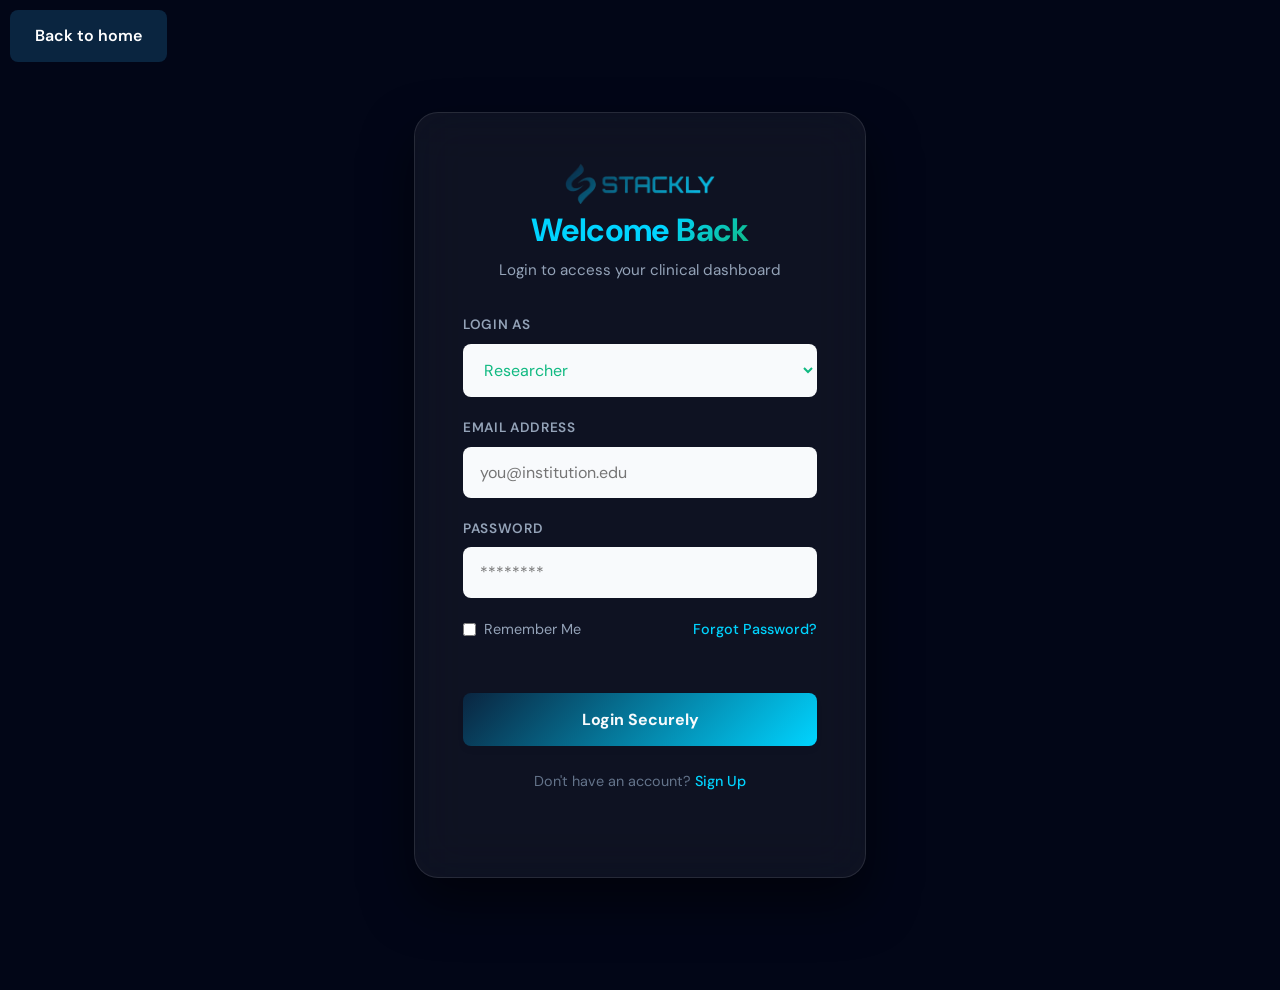
<file: login.html>
<!DOCTYPE html>
<html lang="en">

<head>
    <meta charset="UTF-8">
    <meta name="viewport" content="width=device-width, initial-scale=1.0">
    <title>Authentication || Stackly BioTechnology</title>
    <link href="https://fonts.googleapis.com/icon?family=Material+Icons" rel="stylesheet">
    <link href="https://fonts.googleapis.com/css2?family=DM+Sans:wght@400;500;600;700&display=swap" rel="stylesheet">
    <link rel="stylesheet" href="login.css">
    <link rel="stylesheet" href="shared.css">
</head>

<body class="auth-body">

    <a href="index.html" class="btn btn-primary back">Back to home</a>
    <div class="auth-bg-glow"></div>

    <div class="auth-wrapper">
        <div class="auth-card">

            <div id="login-view" class="auth-view active-view">
                <div class="auth-header">
                    <a href="index.html"><img src="./assets/stackly-cyan-grad-orig.webp" alt="logo" class="logo"></a>
                    <h2>Welcome <span class="text-gradient">Back</span></h2>
                    <p>Login to access your clinical dashboard</p>
                </div>

                <form id="login-form" class="auth-form" novalidate>
                    <div class="form-group">
                        <label for="login-role">Login As</label>
                        <select id="login-role" required>
                            <option value="researcher">Researcher</option>
                            <option value="patient">Patient / Subject</option>
                        </select>
                    </div>

                    <div class="form-group">
                        <label for="login-email">Email Address</label>
                        <input type="email" id="login-email" placeholder="you@institution.edu" required>
                    </div>

                    <div class="form-group">
                        <label for="login-password">Password</label>
                        <input type="password" id="login-password" placeholder="********" required minlength="8">
                    </div>

                    <div class="form-options">
                        <label class="custom-checkbox">
                            <input type="checkbox" id="remember-me">
                            <span>Remember Me</span>
                        </label>
                        <a href="#" class="text-link" onclick="switchView('forgot-view')">Forgot Password?</a>
                    </div>
                    <div class="auth-status-message" id="login-status"></div>
                    <button type="submit" class="btn-gradient submit-btn">Login Securely</button>

                    <div class="auth-footer">
                        <p>Don't have an account? <a href="#" onclick="switchView('signup-view')">Sign Up</a></p>
                    </div>
                </form>
            </div>

            <div id="signup-view" class="auth-view">
                <div class="auth-header">
                    <a href="index.html"><img src="./assets/stackly-cyan-grad-orig.webp" alt="logo" class="logo"></a>
                    <h2>Create <span class="text-gradient">New Account</span></h2>
                    <p>Join the global laboratory network</p>
                </div>

                <form id="signup-form" class="auth-form" novalidate>
                    <div class="form-row">
                        <div class="form-group">
                            <label for="signup-name">Full Name</label>
                            <input type="text" id="signup-name" placeholder="Dr.John" required>
                        </div>
                        <div class="form-group">
                            <label for="signup-role">Role</label>
                            <select id="signup-role" required>
                                <option value="" disabled selected>Select...</option>
                                <option value="researcher">Researcher</option>
                                <option value="patient">Patient</option>
                            </select>
                        </div>
                    </div>

                    <div class="form-group">
                        <label for="signup-email">Work Email</label>
                        <input type="email" id="signup-email" placeholder="jane@institution.edu" required>
                    </div>
                    <div class="form-group">
                        <label for="signup-org">Organization</label>
                        <input type="text" id="signup-org" placeholder="Apex Therapeutics" required>
                    </div>

                    <div class="form-row">
                        <div class="form-group">
                            <label for="signup-password">Password</label>
                            <input type="password" id="signup-password" placeholder="Min 8 chars" required
                                minlength="8">
                        </div>
                        <div class="form-group">
                            <label for="signup-confirm">Confirm</label>
                            <input type="password" id="signup-confirm" placeholder="Repeat password" required>
                        </div>
                    </div>

                    <div class="form-options" style="justify-content: flex-start; margin-bottom: 24px;">
                        <label class="custom-checkbox">
                            <input type="checkbox" id="terms-agree" required>
                            <span>I agree to the <a href="404page.html">Terms</a> & <a href="404page.html">Privacy
                                    Policy</a></span>
                        </label>
                    </div>
                    <div class="auth-status-message" id="signup-status"></div>
                    <button type="submit" class="btn-gradient submit-btn">Create Account</button>

                    <div class="auth-footer">
                        <p>Already have an account? <a href="#" onclick="switchView('login-view')">Login here</a></p>
                    </div>
                </form>
            </div>

            <div id="forgot-view" class="auth-view">
                <div class="auth-header">
                    <span class="material-icons logo-icon">lock_reset</span>
                    <h2>Reset <span class="text-gradient">Password</span></h2>
                    <p>Enter your email to receive a secure reset link.</p>
                </div>

                <form id="forgot-form" class="auth-form" novalidate>
                    <div class="form-group">
                        <label for="forgot-email">Registered Email Address</label>
                        <input type="email" id="forgot-email" placeholder="you@institution.edu" required>
                    </div>
                    <div class="auth-status-message" id="forgot-status"></div>
                    <button type="submit" class="btn-gradient submit-btn">Send Recovery Link</button>

                    <div class="auth-footer" style="margin-top: 24px;">
                        <a href="#" onclick="switchView('login-view')" class="text-link"><span class="material-icons"
                                style="font-size: 1rem; vertical-align: middle;">arrow_back</span> Back to Login</a>
                    </div>
                </form>
            </div>

            <div id="auth-status" class="auth-status-message"></div>

        </div>
    </div>

    <script>
        function switchView(viewId) {
            document.querySelectorAll('.auth-view').forEach(view => {
                view.classList.remove('active-view');
            });
            document.getElementById(viewId).classList.add('active-view');
            document.querySelectorAll('.auth-status-message').forEach(box => {
                box.className = 'auth-status-message';
                box.textContent = '';
            });
            document.querySelectorAll('.input-error').forEach(input => {
                input.classList.remove('input-error');
            });
        }

        document.addEventListener('DOMContentLoaded', () => {

            const emailRegex = /^[^\s@]+@[^\s@]+\.[^\s@]+$/;

            function showError(inputElement, statusBoxId, msg) {
                if (inputElement) inputElement.classList.add('input-error');
                const statusBox = document.getElementById(statusBoxId);
                if (statusBox) {
                    statusBox.textContent = msg;
                    statusBox.className = 'auth-status-message error visible';
                }
            }

            function showSuccess(statusBoxId, msg) {
                const statusBox = document.getElementById(statusBoxId);
                if (statusBox) {
                    statusBox.textContent = msg;
                    statusBox.className = 'auth-status-message success visible';
                }


            }

            document.querySelectorAll('input, select').forEach(input => {
                input.addEventListener('input', function () {
                    this.classList.remove('input-error');
                    const form = this.closest('form');
                    if (form) {
                        const statusBox = form.querySelector('.auth-status-message');
                        if (statusBox) statusBox.classList.remove('visible');
                    }
                });
            });

            const loginForm = document.getElementById('login-form');
            if (loginForm) {
                loginForm.addEventListener('submit', (e) => {
                    e.preventDefault();
                    const email = document.getElementById('login-email');
                    const password = document.getElementById('login-password');

                    if (!email.value || !emailRegex.test(email.value)) {
                        return showError(email, 'login-status', 'Please enter a valid email address.');
                    }
                    if (password.value.length < 8) {
                        return showError(password, 'login-status', 'Password must be at least 8 characters.');
                    }
                    const selectedRole = document.getElementById("login-role").value;
                    console.log(selectedRole);
                    if(selectedRole=='researcher'){
                        window.location.href='researcher-dashboard.html'
                        sessionStorage.setItem("researcher",email.value)
                    }
                    else if(selectedRole=='patient'){
                        window.location.href='patient-dashboard.html'
                        sessionStorage.setItem("patient",email.value)
                    }
                    else{
                        window.location.href='404page.html'
                    }
                });
            }

            const signupForm = document.getElementById('signup-form');
            if (signupForm) {
                signupForm.addEventListener('submit', (e) => {
                    e.preventDefault();
                    const name = document.getElementById('signup-name');
                    const email = document.getElementById('signup-email');
                    const role = document.getElementById('signup-role');
                    const password = document.getElementById('signup-password');
                    const confirm = document.getElementById('signup-confirm');
                    const terms = document.getElementById('terms-agree');

                    if (!name.value.trim()) return showError(name, 'signup-status', 'Full name is required.');
                    if (!role.value) return showError(role, 'signup-status', 'Please select a role.');
                    if (!emailRegex.test(email.value)) return showError(email, 'signup-status', 'Valid email required.');

                    if (password.value.length < 8) {
                        return showError(password, 'signup-status', 'Password must be at least 8 characters long.');
                    }
                    if (password.value !== confirm.value) {
                        showError(password, 'signup-status', 'Passwords do not match.');
                        return showError(confirm, 'signup-status', 'Passwords do not match.');
                    }
                    if (!terms.checked) {
                        return showError(null, 'signup-status', 'You must agree to the Terms & Privacy Policy.');
                    }

                    window.location.href = '404page.html'
                });
            }

            const forgotForm = document.getElementById('forgot-form');
            if (forgotForm) {
                forgotForm.addEventListener('submit', (e) => {
                    e.preventDefault();
                    const email = document.getElementById('forgot-email');

                    if (!email.value || !emailRegex.test(email.value)) {
                        return showError(email, 'forgot-status', 'Please enter a valid registered email.');
                    }
                    window.location.href = '404page.html'
                    email.value = '';
                });
            }
        });
    </script>
</body>

</html>
</file>
<file: login.css>
:root {
    --bg-dark: #020617;
    --bg-glass: rgba(10, 37, 64, 0.4);
    --border-glass: 1px solid rgba(255, 255, 255, 0.1);
    --cyan-bright: #00D4FF;
    --green-accent: #10B981;
    --text-light: #F8FAFC;
}

* {
    box-sizing: border-box;
    font-family: 'DM Sans', sans-serif;
}

body.auth-body {
    margin: 0;
    min-height: 100vh;
    background-color: var(--bg-dark);
    color: var(--text-light);
    display: flex;
    align-items: center;
    justify-content: center;
    position: relative;
    height: 110vh;
    /* overflow: hidden; */
}

.back {
    position: fixed;
    top: 10px;
    z-index: 10;
    left: 10px;
}

.auth-wrapper {
    position: relative;
    z-index: 1;
    width: 100%;
    max-width: 500px;
    padding: 24px;
}

.auth-card {
    background: var(--bg-glass);
    backdrop-filter: blur(24px);
    -webkit-backdrop-filter: blur(24px);
    border: var(--border-glass);
    border-radius: 24px;
    padding: 48px;
    box-shadow: 0 25px 50px rgba(0, 0, 0, 0.5);
}

.auth-view {
    display: none;
    animation: fadeIn 0.4s ease forwards;
}

.auth-view.active-view {
    display: block;
}

@keyframes fadeIn {
    from {
        opacity: 0;
        transform: translateY(10px);
    }

    to {
        opacity: 1;
        transform: translateY(0);
    }
}

.auth-header {
    text-align: center;
    margin-bottom: 32px;
}

.logo-icon {
    font-size: 3rem;
    color: var(--cyan-bright);
    margin-bottom: 16px;
}

.auth-header h2 {
    margin: 0 0 8px 0;
    font-size: 2rem;
    color: var(--cyan-bright);
}

.auth-header p {
    margin: 0;
    color: #94A3B8;
    font-size: 0.95rem;
}

.text-gradient {
    background: linear-gradient(135deg, var(--cyan-bright) 0%, var(--green-accent) 100%);
    -webkit-background-clip: text;
    color: transparent;
}

.form-row {
    display: grid;
    grid-template-columns: 1fr 1fr;
    gap: 16px;
}

.form-group {
    display: flex;
    flex-direction: column;
    margin-bottom: 20px;
}

.form-group label {
    font-size: 0.85rem;
    font-weight: 600;
    color: #94A3B8;
    margin-bottom: 8px;
    text-transform: uppercase;
    letter-spacing: 0.05em;
}

.auth-form input,
.auth-form select {
    width: 100%;
    background: var(--text-light);
    border: 1px solid rgba(255, 255, 255, 0.1);
    color: var(--green-accent);
    padding: 14px 16px;
    border-radius: 8px;
    font-size: 1rem;
    outline: none;
    transition: all 0.3s ease;
}

.auth-form input:focus,
.auth-form select:focus {
    border-color: var(--cyan-bright);
    background: rgba(0, 212, 255, 0.02);
    box-shadow: 0 0 10px rgba(0, 212, 255, 0.15);
}

.form-options {
    display: flex;
    justify-content: space-between;
    align-items: center;
    margin-bottom: 32px;
    font-size: 0.9rem;
}

.custom-checkbox {
    display: flex;
    align-items: center;
    gap: 8px;
    cursor: pointer;
    color: #94A3B8;
}

.custom-checkbox input {
    flex: 0.3;
}

.text-link,
.auth-footer a {
    color: var(--cyan-bright);
    text-decoration: none;
    font-weight: 500;
}

.text-link:hover,
.auth-footer a:hover {
    text-decoration: underline;
}

.btn-gradient {
    width: 100%;
    padding: 16px;
    border: none;
    border-radius: 8px;
    background: linear-gradient(135deg, var(--cyan-bright), var(--green-accent));
    color: #020617;
    font-weight: 700;
    font-size: 1rem;
    cursor: pointer;
    transition: transform 0.3s ease;
}

.btn-gradient:hover {
    transform: translateY(-2px);
}

.auth-footer {
    text-align: center;
    margin-top: 24px;
    font-size: 0.9rem;
    color: #94A3B8;
}

.input-error {
    border-color: #EF4444 !important;
}

.auth-status-message {
    margin-top: 16px;
    font-size: 0.9rem;
    text-align: center;
    min-height: 20px;
    opacity: 0;
    transition: opacity 0.3s ease;
}

.auth-status-message.visible {
    opacity: 1;
}

.auth-status-message.error {
    color: #EF4444;
}

.auth-status-message.success {
    color: var(--green-accent);
}

@media (max-width: 600px) {
    .form-row {
        grid-template-columns: 1fr;
        gap: 0;
    }

    .auth-card {
        padding: 32px 24px;
    }
    body.auth-body {
        height: auto;
    }
}

.form-message {
    font-size: 0.85rem;
    margin-top: 8px;
    min-height: 20px;
    transition: opacity 0.3s ease;
    opacity: 0;
}

.form-message.visible {
    opacity: 1;
}

.form-message.success {
    color: var(--cyan-bright);
}

.input-success {
    border-color: var(--cyan-bright) !important;
    box-shadow: 0 0 10px rgba(0, 212, 255, 0.2);
}

.form-message.error {
    color: #EF4444;
}

.input-error {
    border-color: #EF4444 !important;
    box-shadow: 0 0 10px rgba(239, 68, 68, 0.2);
}
</file>
<file: shared.css>
@import url('https://fonts.googleapis.com/css2?family=Playwrite+NO:wght@100..400&display=swap');

:root {
    --clr-primary: #0A2540;
    --clr-secondary: #00D4FF;
    --clr-accent: #10B981;
    --clr-bg-light: #F8FAFC;
    --clr-surface: #FFFFFF;
    --clr-text-main: #334155;
    --clr-text-muted: #64748B;
    --clr-border: #E2E8F0;
    --clr-bg-dark: #020617;
    --clr-surface-dark: rgba(255, 255, 255, 0.05);
    --clr-text-dark: #F8FAFC;
    --blue-main: #0A2540;
    --cyan-bright: #00D4FF;
    --green-accent: #10B981;
    --bg-white: #FFFFFF;
    --bg-light: #F8FAFC;
    --bg-dark: #020617;
    --bg-glass: rgba(255, 255, 255, 0.05);
    --text-dark: #334155;
    --text-gray: #64748B;
    --text-light: #F8FAFC;
    --gradient-linear: linear-gradient(135deg, var(--blue-main) 0%, var(--cyan-bright) 100%);
    --gradient-fade: linear-gradient(to bottom, var(--blue-main), var(--bg-dark));
    --gradient-glow: radial-gradient(circle, rgba(0, 212, 255, 0.15) 0%, rgba(2, 6, 23, 0) 70%);
    --shadow-soft: 0 4px 6px rgba(0, 0, 0, 0.05);
    --shadow-hover: 0 10px 15px rgba(0, 0, 0, 0.1);
    --shadow-glass: 0 8px 32px rgba(0, 0, 0, 0.3);
    --shadow-neon: 0 0 15px rgba(0, 212, 255, 0.4);
    --border-light: 1px solid #E2E8F0;
    --border-glass: 1px solid rgba(255, 255, 255, 0.1);
    --space-sm: 8px;
    --space-md: 16px;
    --space-lg: 32px;
    --space-xl: 64px;
    --radius-sm: 4px;
    --radius-md: 8px;
    --radius-glass: 16px;
    --font-primary: 'Inter', system-ui, sans-serif;
    --font-mono: 'Roboto Mono', monospace;
    --font-heading: 'Playwrite NO', cursive;
    --transition-fast: 0.2s ease-in-out;
    --glow-shadow: 0 0 10px rgba(0, 212, 255, 0.4),
        0 0 20px rgba(0, 212, 255, 0.2),
        0 0 40px rgba(0, 212, 255, 0.1);
    --glow-glass: inset 0 1px 1px rgba(255, 255, 255, 0.2),
        0 4px 6px rgba(0, 0, 0, 0.2),
        0 10px 20px rgba(0, 0, 0, 0.4),
        0 25px 50px rgba(2, 6, 23, 0.6);
    --border-thin: 1px solid #E2E8F0;
    --border-medium: 2px solid var(--blue-main);
    --border-thick: 4px solid var(--cyan-bright);
    --border-glass-faint: 1px solid rgba(255, 255, 255, 0.1);
    --border-glass-strong: 1px solid rgba(255, 255, 255, 0.3);
    --border-dashed-cyan: 2px dashed var(--cyan-bright);
    --border-dotted-green: 2px dotted var(--green-accent);
    --bg-molecule-css:
        radial-gradient(circle at center, rgba(0, 212, 255, 0.5) 2px, transparent 2.5px),
        linear-gradient(45deg, transparent 49.5%, rgba(0, 212, 255, 0.08) 49.5%, rgba(0, 212, 255, 0.08) 50.5%, transparent 50.5%),
        linear-gradient(-45deg, transparent 49.5%, rgba(0, 212, 255, 0.08) 49.5%, rgba(0, 212, 255, 0.08) 50.5%, transparent 50.5%);
}


*,
*::before,
*::after {
    box-sizing: border-box;
    margin: 0;
    padding: 0;
}

body {
    font-family: var(--font-primary);
    background-color: var(--clr-bg-light);
    color: var(--clr-text-main);
    line-height: 1.6;
    -webkit-font-smoothing: antialiased;
    overflow-x: hidden;
}

h1,
h2,
h3,
h4,
h5,
h6 {
    color: var(--clr-primary);
    font-weight: 700;
    line-height: 1.2;
    margin-bottom: var(--spacing-md);
    letter-spacing: -0.02em;
}

p {
    margin-bottom: var(--spacing-md);
    color: var(--clr-text-muted);
}

.data-text {
    font-family: var(--font-mono);
    color: var(--clr-secondary);
    font-size: 0.9rem;
}

a {
    color: var(--clr-secondary);
    text-decoration: none;
    transition: all 0.4s ease;
}

a:hover {
    color: var(--clr-primary);
}

img {
    width: 100%;
}

.material-icons {
    transition: all 0.4s ease;
}

.btn-primary {
    display: inline-block;
    background-color: var(--clr-primary);
    color: #fff;
    padding: 12px 24px;
    border-radius: var(--radius-md);
    font-weight: 600;
    border: 1px solid transparent;
    cursor: pointer;
    transition: all 0.4s ease;
}

.btn-primary:hover {
    background-color: transparent;
    color: var(--clr-accent);
    border-color: var(--clr-primary);
}

.btn-gradient {
    background: var(--gradient-linear);
    color: var(--text-light);
    border-radius: var(--radius-md);
    padding: var(--space-md) var(--space-lg);
    border: none;
    box-shadow: var(--shadow-soft);
    transition: all 0.3s ease;
}

.btn-gradient:hover {
    box-shadow: var(--shadow-neon);
}

.lab-card {
    background: var(--bg-glass);
    backdrop-filter: blur(10px);
    border: var(--border-glass);
    border-radius: var(--radius-glass);
    box-shadow: var(--shadow-glass);
    padding: var(--space-lg);
    color: var(--text-light);
}

.lab-section-dark {
    background-color: var(--clr-bg-dark);
    color: var(--clr-text-dark);
    padding: var(--spacing-xl) var(--spacing-lg);
    position: relative;
    overflow: hidden;
}

.lab-section-dark::before {
    content: '';
    position: absolute;
    top: -20%;
    left: -10%;
    width: 50vw;
    height: 50vw;
    background: radial-gradient(circle, rgba(0, 212, 255, 0.15) 0%, rgba(2, 6, 23, 0) 70%);
    border-radius: 50%;
    z-index: 0;
    pointer-events: none;
}

.lab-section-dark h1,
.lab-section-dark h2,
.lab-section-dark h3 {
    color: var(--clr-text-dark);
    position: relative;
    z-index: 1;
}

.lab-section-dark p {
    color: #94A3B8;
    position: relative;
    z-index: 1;
}

.glass-card {
    background: var(--clr-surface-dark);
    backdrop-filter: blur(12px);
    -webkit-backdrop-filter: blur(12px);
    border: 1px solid rgba(255, 255, 255, 0.1);
    border-radius: var(--radius-lg);
    padding: var(--spacing-lg);
    position: relative;
    z-index: 1;
    box-shadow: 0 8px 32px rgba(0, 0, 0, 0.2);
    transition: transform var(--transition-fast), border-color var(--transition-fast);
}

.glass-card:hover {
    transform: translateY(-4px);
    border-color: rgba(0, 212, 255, 0.3);
}

.text-gradient {
    background: linear-gradient(135deg, var(--cyan-bright) 0%, var(--green-accent) 100%);
    -webkit-background-clip: text;
    background-clip: text;
    color: transparent;
    display: inline-block;
}

.container {
    max-width: 1200px;
    margin: 0 auto;
    padding: 80px 0;
}

#header {
    position: fixed;
    top: 0;
    width: 100%;
    z-index: 100;
    background: rgba(255, 255, 255, 0.1);
    backdrop-filter: blur(12px);
    -webkit-backdrop-filter: blur(12px);
    border-bottom: 1px solid rgba(255, 255, 255, 0.2);
    transition: all 0.4s ease;
}

#header.fixed {
    background-color: var(--bg-light);
    animation: FadeDown 0.5s ease forwards;
    box-shadow: var(--shadow-neon);
}

#header.fixed .header-cls {
    justify-content: space-around;
    padding: 20px;
}

#header.fixed .nav-links a {
    color: var(--clr-primary);
}

#header.fixed .nav-links a:hover {
    color: var(--clr-accent);
}

#header.fixed .logo {
    filter: invert(0);
}

@keyframes FadeDown {
    from {
        opacity: 0;
        transform: translateY(-30px);
    }

    to {
        opacity: 1;
        transform: translateY(0);
    }
}


.header-cls {
    display: flex;
    flex-direction: row;
    align-items: center;
    justify-content: space-between;
    padding: 20px;
}

.logo {
    width: 150px;
}

.nav-links {
    display: flex;
    flex-direction: row;
    gap: 15px;
}

.nav-links a {
    transition: all 0.4s ease;
    color: var(--clr-text-dark);
    font-size: 16px;
    position: relative;
}

.nav-links a::after {
    content: '';
    position: absolute;
    bottom: -5px;
    left: 0;
    width: 0;
    height: 2px;
    background: var(--gradient-linear, var(--clr-accent));
    transition: width 0.3s ease;
    border-radius: 2px;
}

.nav-links a:hover::after,
.nav-links a.nav-active::after {
    width: 100%;
}

.nav-links a:hover {
    color: var(--clr-accent);
}

.nav-active {
    color: var(--clr-accent) !important;
    transform: scale(1.06);
    font-weight: 500;
    font-family: var(--font-heading);
}

.hamburger {
    display: none;
    cursor: pointer;
    background-color: var(--clr-accent);
    border-radius: 10px;
    padding: 10px;
    color: var(--text-light) !important;
}

.nav-items .close-btn {
    display: none;
}

.close-btn {
    position: fixed;
    top: 30px;
    right: 30px;
    font-size: 36px;
    color: #fff;
    cursor: pointer;
    z-index: 1001;
    display: none !important;
}

header,
.header-items {
    overflow: visible !important;
}

.mob-view {
    display: none;
}

@media (max-width: 768px) {
    .nav-links {
        display: none;
    }

    .nav-actions {
        display: none;
    }

    .ham-btn {
        display: block !important;
    }

    .head-logo {
        z-index: 10000;
    }

    .nav-links {
        position: fixed;
        inset: 0;
        width: 100vw;
        height: 100vh;
        background: var(--clr-bg-light);
        display: flex !important;
        flex-direction: column;
        align-items: center;
        justify-content: center;
        gap: 28px;
        transform: translateX(100%);
        transition: transform 0.4s ease;
        z-index: 9999;
    }

    .nav-links.active {
        transform: translateX(0);
        color: white !important;
    }

    .nav-links a {
        color: var(--clr-primary);
        font-size: 26px;
        font-weight: 600;
        text-decoration: none;
    }

    .nav-links .active {
        color: var(--clr-accent);
    }

    .nav-links a:hover {
        color: var(--clr-accent);
    }

    .hamburger {
        display: flex;
    }

    .head-btns {
        display: none;
    }

    .mob-view {
        display: flex;
        flex-direction: column;
        gap: 10px;
    }

    .close-btn.active {
        display: block !important;
    }
}

.chips {
    padding: 10px 12px;
    background-color: var(--bg-glass);
    border-radius: 30px;
    display: flex;
    align-items: center;
    gap: 10px;
    width: fit-content;
    color: var(--bg-light);
}

.chips span {
    color: var(--cyan-bright);
}

.dark-chips {
    color: var(--blue-main);
    background-color: var(--clr-bg-light);
    border-width: 2px;
}

.chips {
    display: inline-flex;
    align-items: center;
    gap: 8px;
    background: rgba(0, 212, 255, 0.1);
    color: var(--cyan-bright);
    padding: 8px 16px;
    border-radius: 50px;
    font-size: 0.875rem;
    font-weight: 600;
    border: 1px solid rgba(0, 212, 255, 0.2);
    margin-bottom: var(--space-md);
}

.chips .material-icons {
    font-size: 1.2rem;
}

.section-header {
    display: flex;
    align-items: center;
    justify-content: center;
    flex-direction: column;
    gap: 10px;
    text-align: center;
    max-width: 700px;
    margin: auto;
}

.section-header .sec-head {
    font-size: 2.6rem;
    font-family: var(--font-heading) !important;

}

.cta-section {
    position: relative;
    background-color: var(--bg-dark);
    padding: 100px var(--space-md);
    display: flex;
    justify-content: center;
    align-items: center;
    overflow: hidden;
}

.cta-grid-bg {
    position: absolute;
    inset: 0;
    background-image:
        linear-gradient(rgba(0, 212, 255, 0.05) 1px, transparent 1px),
        linear-gradient(90deg, rgba(0, 212, 255, 0.05) 1px, transparent 1px);
    background-size: 40px 40px;
    z-index: 0;
}

.cta-glass-box {
    position: relative;
    z-index: 1;
    background: var(--bg-glass);
    backdrop-filter: blur(24px);
    -webkit-backdrop-filter: blur(24px);
    border: var(--border-glass);
    border-radius: 24px;
    padding: 64px 40px;
    max-width: 800px;
    text-align: center;
    box-shadow: 0 25px 50px rgba(0, 0, 0, 0.5),
        inset 0 1px 1px rgba(255, 255, 255, 0.1);
}

.cta-glass-box h2 {
    color: var(--text-light);
    font-size: clamp(2rem, 4vw, 3rem);
    margin-bottom: var(--space-md);
    line-height: 1.2;
}

.cta-glass-box p {
    color: #94A3B8;
    font-size: 1.125rem;
    max-width: 600px;
    margin: 0 auto var(--space-lg) auto;
}

.cta-buttons {
    display: flex;
    gap: 16px;
    justify-content: center;
    flex-wrap: wrap;
}

.cta-buttons .btn-outline:hover {
    color: var(--bg-light);
}

.btn-outline {
    display: inline-block;
    background: transparent;
    color: var(--cyan-bright);
    padding: 12px 24px;
    border-radius: var(--radius-md);
    font-weight: 600;
    border: 1px solid rgba(0, 212, 255, 0.3);
    text-decoration: none;
    transition: all 0.3s ease;
}

.btn-outline:hover {
    background: rgba(0, 212, 255, 0.1);
    border-color: var(--cyan-bright);
    box-shadow: 0 0 15px rgba(0, 212, 255, 0.2);
}

.biotech-footer {
    background-color: #020617;
    border-top: 1px solid rgba(255, 255, 255, 0.05);
    color: #94A3B8;
    padding: var(--space-xl) var(--space-md) var(--space-md) var(--space-md);
}

.footer-container {
    max-width: 1280px;
    margin: 0 auto;
}

.footer-grid {
    display: grid;
    grid-template-columns: 2fr 1fr 1fr 1.5fr;
    gap: var(--space-xl);
    margin-bottom: 64px;
}

.footer-links h4,
.footer-newsletter h4 {
    color: var(--text-light);
    font-size: 1.1rem;
    margin-bottom: 24px;
    font-weight: 600;
}

.footer-links ul {
    list-style: none;
    padding: 0;
    margin: 0;
}

.footer-links li {
    margin-bottom: 12px;
}

.footer-links a {
    color: #94A3B8;
    text-decoration: none;
    transition: color 0.3s ease;
}

.footer-links a:hover {
    color: var(--cyan-bright);
}

.social-links {
    display: flex;
    gap: 16px;
    margin-top: 24px;
}

.social-links a {
    color: #94A3B8;
    background: rgba(255, 255, 255, 0.05);
    width: 40px;
    height: 40px;
    display: flex;
    align-items: center;
    justify-content: center;
    border-radius: 50%;
    transition: all 0.3s ease;
    text-decoration: none;
}

.social-links a:hover {
    background: var(--cyan-bright);
    color: var(--bg-dark);
    transform: translateY(-3px);
}

.footer-newsletter p {
    font-size: 0.9rem;
    margin-bottom: 16px;
}

.newsletter-form {
    display: flex;
    position: relative;
}

.newsletter-form input {
    width: 100%;
    padding: 12px 48px 12px 16px;
    background: rgba(255, 255, 255, 0.05);
    border: 1px solid rgba(255, 255, 255, 0.1);
    border-radius: var(--radius-md);
    color: var(--text-light);
    font-family: inherit;
    outline: none;
    transition: border-color 0.3s ease;
}

.newsletter-form input:focus {
    border-color: var(--cyan-bright);
}

.btn-submit {
    position: absolute;
    right: 4px;
    top: 4px;
    bottom: 4px;
    background: var(--gradient-linear);
    color: white;
    border: none;
    border-radius: 4px;
    width: 40px;
    display: flex;
    align-items: center;
    justify-content: center;
    cursor: pointer;
}

.form-message {
    font-size: 0.85rem;
    margin-top: 8px;
    min-height: 20px;
    transition: opacity 0.3s ease;
    opacity: 0;
}

.form-message.visible {
    opacity: 1;
}

.form-message.success {
    color: var(--cyan-bright);
}

.input-success {
    border-color: var(--cyan-bright) !important;
    box-shadow: 0 0 10px rgba(0, 212, 255, 0.2);
}

.form-message.error {
    color: #EF4444;
}

.input-error {
    border-color: #EF4444 !important;
    box-shadow: 0 0 10px rgba(239, 68, 68, 0.2);
}

.footer-bottom {
    display: flex;
    justify-content: space-between;
    align-items: center;
    padding-top: 24px;
    border-top: 1px solid rgba(255, 255, 255, 0.05);
    font-size: 0.85rem;
}

.legal-links {
    display: flex;
    gap: 24px;
}

.legal-links a {
    color: #94A3B8;
    text-decoration: none;
}

.legal-links a:hover {
    color: var(--text-light);
}

@media (max-width: 992px) {
    .footer-grid {
        grid-template-columns: 1fr 1fr;
    }
}

@media (max-width: 768px) {
    .footer-grid {
        grid-template-columns: 1fr;
        gap: 40px;
    }

    .footer-bottom {
        flex-direction: column;
        text-align: center;
        gap: 16px;
    }

    .container {
        padding: 10px;
    }
}

.sub-hero {
    position: relative;
    width: 100%;
    min-height: 70vh;
    display: flex;
    align-items: center;
    justify-content: center;
    overflow: hidden;
    background-color: var(--bg-dark);
    padding: var(--space-xl) var(--space-md);
    border-bottom: 1px solid rgba(255, 255, 255, 0.05);
    background-attachment: fixed;
}

.sub-hero-bg {
    position: absolute;
    inset: 0;
    z-index: 0;
    background: radial-gradient(120% 100% at 50% -20%, rgba(0, 212, 255, 0.15) 0%, rgba(16, 185, 129, 0.05) 40%, transparent 80%);
    pointer-events: none;
}

.sub-hero::after {
    content: '';
    position: absolute;
    inset: 0;
    background-image: var(--bg-molecule-css);
    background-size: 60px 60px;
    opacity: 0.3;
    z-index: 0;
}

.sub-hero-content {
    position: relative;
    z-index: 1;
    text-align: center;
    max-width: 800px;
    display: flex;
    flex-direction: column;
    align-items: center;
    gap: var(--space-md);
    padding-top: 60px;
}

.sub-hero-content h1 {
    color: var(--text-light);
    font-size: clamp(2.5rem, 4vw, 3.5rem);
    line-height: 1.15;
    margin: 0;
    letter-spacing: -0.02em;
}

.sub-hero-content p {
    color: #94A3B8;
    font-size: 1.125rem;
    max-width: 600px;
    margin: 0;
    line-height: 1.6;
}

.sub-hero .dark-chips {
    background: rgba(255, 255, 255, 0.05);
    border: 1px solid rgba(255, 255, 255, 0.1);
    color: var(--text-light);
}

.sub-hero .dark-chips .material-icons {
    color: var(--cyan-bright);
}

.anim-focus {
    opacity: 0;
    transform: scale(1.05);
    filter: blur(10px);
    transition: opacity 1s ease var(--delay, 0s),
        transform 1.2s cubic-bezier(0.2, 0.8, 0.2, 1) var(--delay, 0s),
        filter 1s ease var(--delay, 0s);
    will-change: transform, opacity, filter;
}

.anim-focus.is-visible {
    opacity: 1;
    transform: scale(1);
    filter: blur(0);
}


.anim-wipe {
    clip-path: polygon(0 0, 100% 0, 100% 0, 0 0);
    transition: clip-path 1.2s cubic-bezier(0.77, 0, 0.175, 1) var(--delay, 0s);
    will-change: clip-path;
}

.anim-wipe.is-visible {
    clip-path: polygon(0 0, 100% 0, 100% 100%, 0 100%);
}


.text-mask-wrapper {
    display: inline-block;
    vertical-align: top;
}

.anim-text-slide {
    display: block;
    transform: translateY(110%);
    transition: transform 0.8s cubic-bezier(0.25, 1, 0.5, 1) var(--delay, 0s);
    will-change: transform;
}

.anim-text-slide.is-visible {
    transform: translateY(0);
}

.reveal-image {
    max-width: 100%;
    height: auto;
    display: block;
    clip-path: inset(0 0 0 100%);
    -webkit-clip-path: inset(0 0 0 100%);
}

html.lenis,
html.lenis body {
    height: auto;
}

.lenis.lenis-smooth {
    scroll-behavior: auto !important;
}

.lenis.lenis-smooth [data-lenis-prevent] {
    overscroll-behavior: contain;
}

.lenis.lenis-stopped {
    overflow: hidden;
}

.lenis.lenis-smooth iframe {
    pointer-events: none;
}

@media (max-width:768px) {
    .section-header {
        align-items: center !important;
        text-align: center !important;
    }
}
</file>
